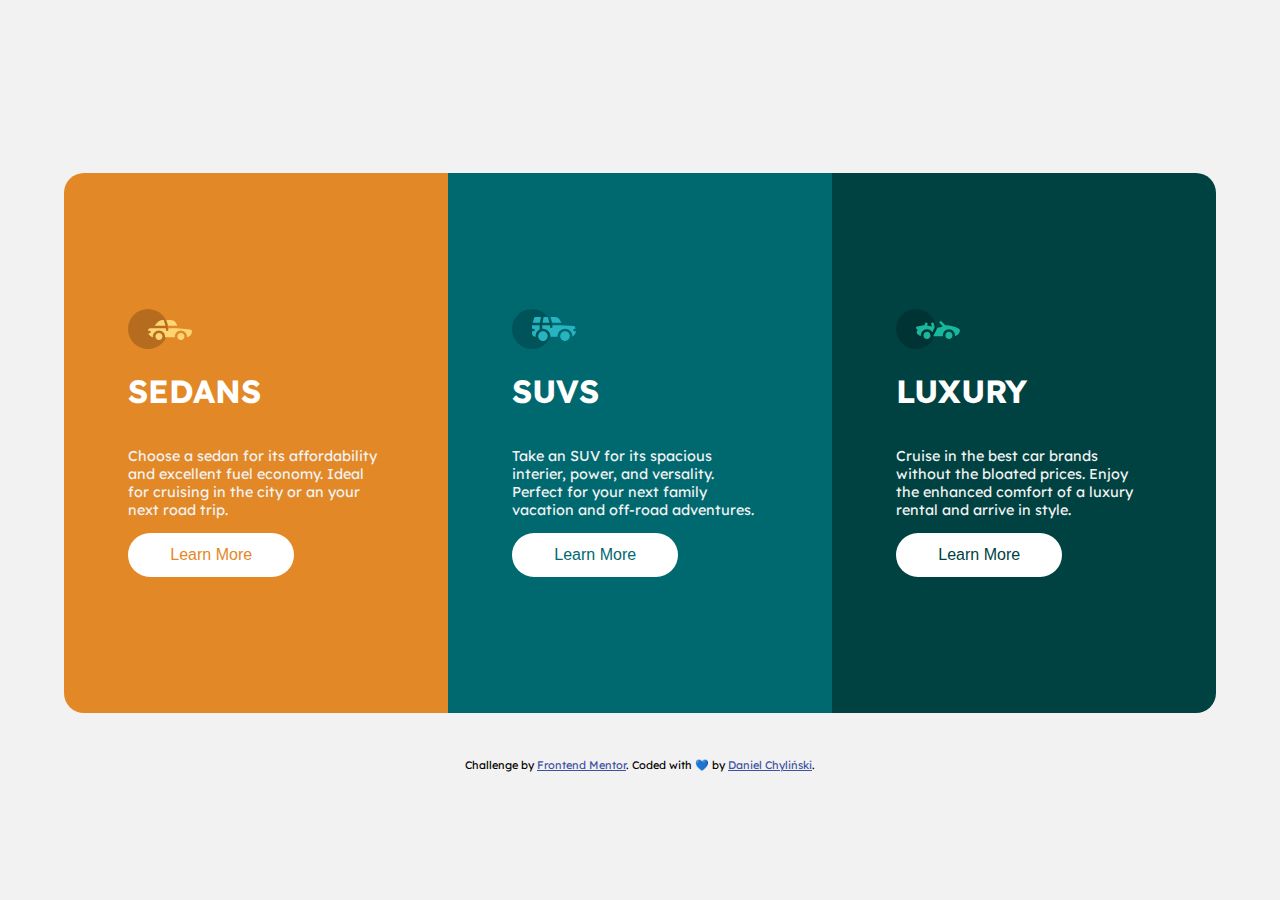
<file: 3-column-preview-card-component-main/index.html>
<!DOCTYPE html>
<html lang="en">

<head>
  <meta charset="UTF-8">
  <meta name="viewport" content="width=device-width, initial-scale=1.0">
  <!-- displays site properly based on user's device -->

  <link rel="icon" type="image/png" sizes="32x32" href="./images/favicon-32x32.png">
  <link rel="preconnect" href="https://fonts.googleapis.com">
  <link rel="preconnect" href="https://fonts.gstatic.com" crossorigin>
  <link href="https://fonts.googleapis.com/css2?family=Lexend+Deca&display=swap" rel="stylesheet">
  <link rel="stylesheet" href="style.css">

  <title>Frontend Mentor | 3-column preview card component</title>

  <!-- Feel free to remove these styles or customise in your own stylesheet 👍 -->
  <style>

  </style>
</head>

<body>

  <main>
    <section class="sedans">
      <img src="images/icon-sedans.svg" alt="Sedans Icon">
      <h1>SEDANS</h1>
      <p>Choose a sedan for its affordability and excellent fuel economy. Ideal for cruising in the city or an your next
        road trip.</p>
      <button>Learn More</button>
    </section>

    <section class="suvs">
      <img src="images/icon-suvs.svg" alt="Sedans Icon">
      <h1>SUVS</h1>
      <p>Take an SUV for its spacious interier, power, and versality. Perfect for your next family vacation and off-road
        adventures.</p>
      <button>Learn More</button>
    </section>

    <section class="luxury">
      <img src="images/icon-luxury.svg" alt="Sedans Icon">
      <h1>LUXURY</h1>
      <p>Cruise in the best car brands without the bloated prices. Enjoy the enhanced comfort of a luxury rental and
        arrive in style.</p>
      <button>Learn More</button>
    </section>
  </main>

  <div class="attribution">
    Challenge by <a href="https://www.frontendmentor.io?ref=challenge" target="_blank">Frontend Mentor</a>.
    Coded with &#128153; by <a href="https://github.com/danielosd68">Daniel Chyliński</a>.
  </div>
</body>

</html>
</file>
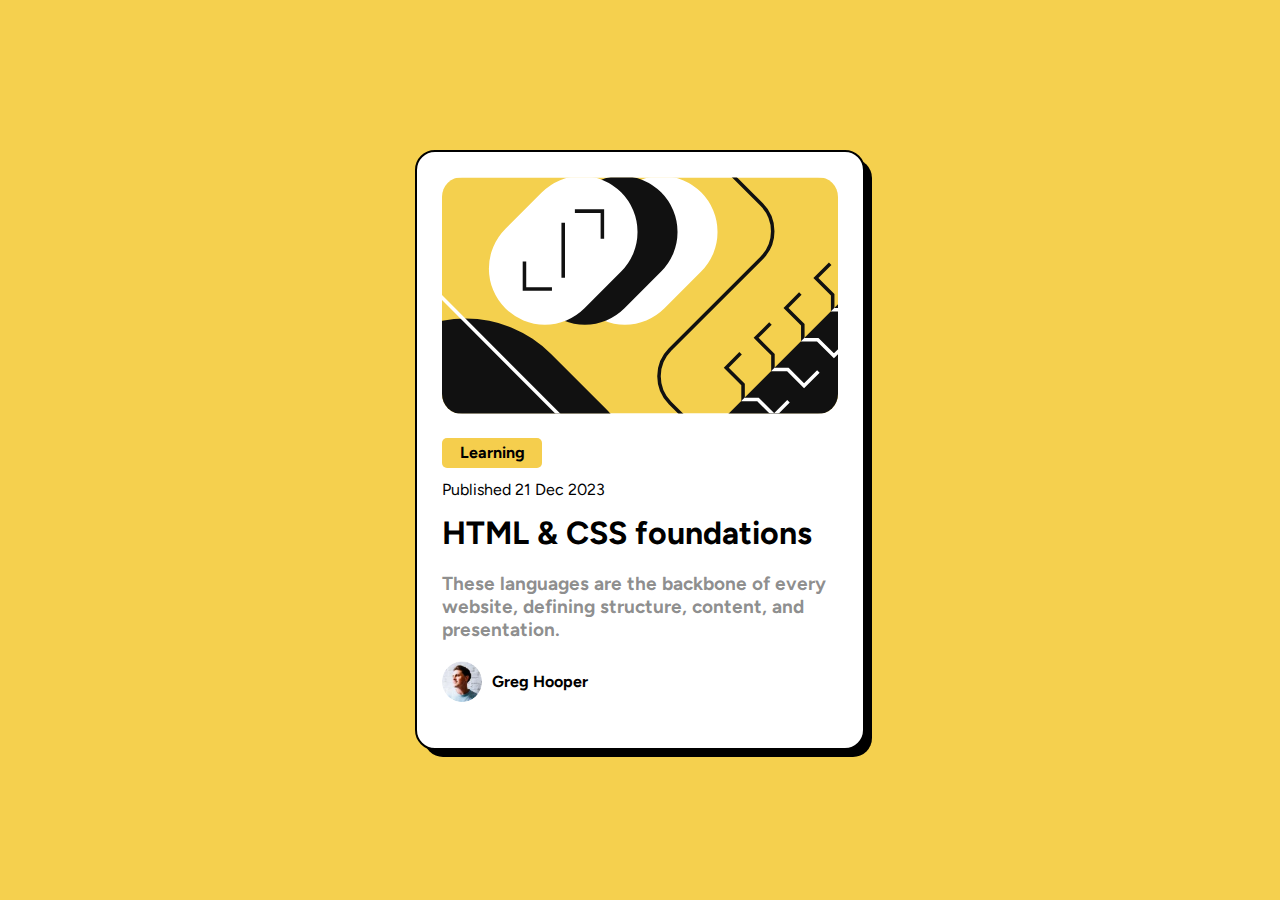
<file: blog-preview-card-main/index.html>
<!DOCTYPE html>
<html lang="en">
<head>
  <meta charset="UTF-8">
  <meta name="viewport" content="width=device-width, initial-scale=1.0"> <!-- displays site properly based on user's device -->

  <link rel="icon" type="image/png" sizes="32x32" href="./assets/images/favicon-32x32.png">
  
  <title>Frontend Mentor | Blog preview card</title>
  <link rel="stylesheet" href="style.css">
</head>
<body>

  <div class="container">
    <img src="assets/images/illustration-article.svg" alt="img">

    <div class="learning">
      Learning
    </div>
    <div class="date">
      Published 21 Dec 2023
    </div>
    <div class="title">
      HTML & CSS foundations
    </div>
    <div class="content">
      These languages are the backbone of every website, defining structure, content, and presentation.
    </div>
    <div class="footer">
      <img src="assets/images/image-avatar.webp" alt="avatar">
      Greg Hooper
    </div>






  </div>

  
<!--  <div class="attribution">-->
<!--    Challenge by <a href="https://www.frontendmentor.io?ref=challenge" target="_blank">Frontend Mentor</a>. -->
<!--    Coded by <a href="#">Your Name Here</a>.-->
  </div>
</body>
</html>
</file>
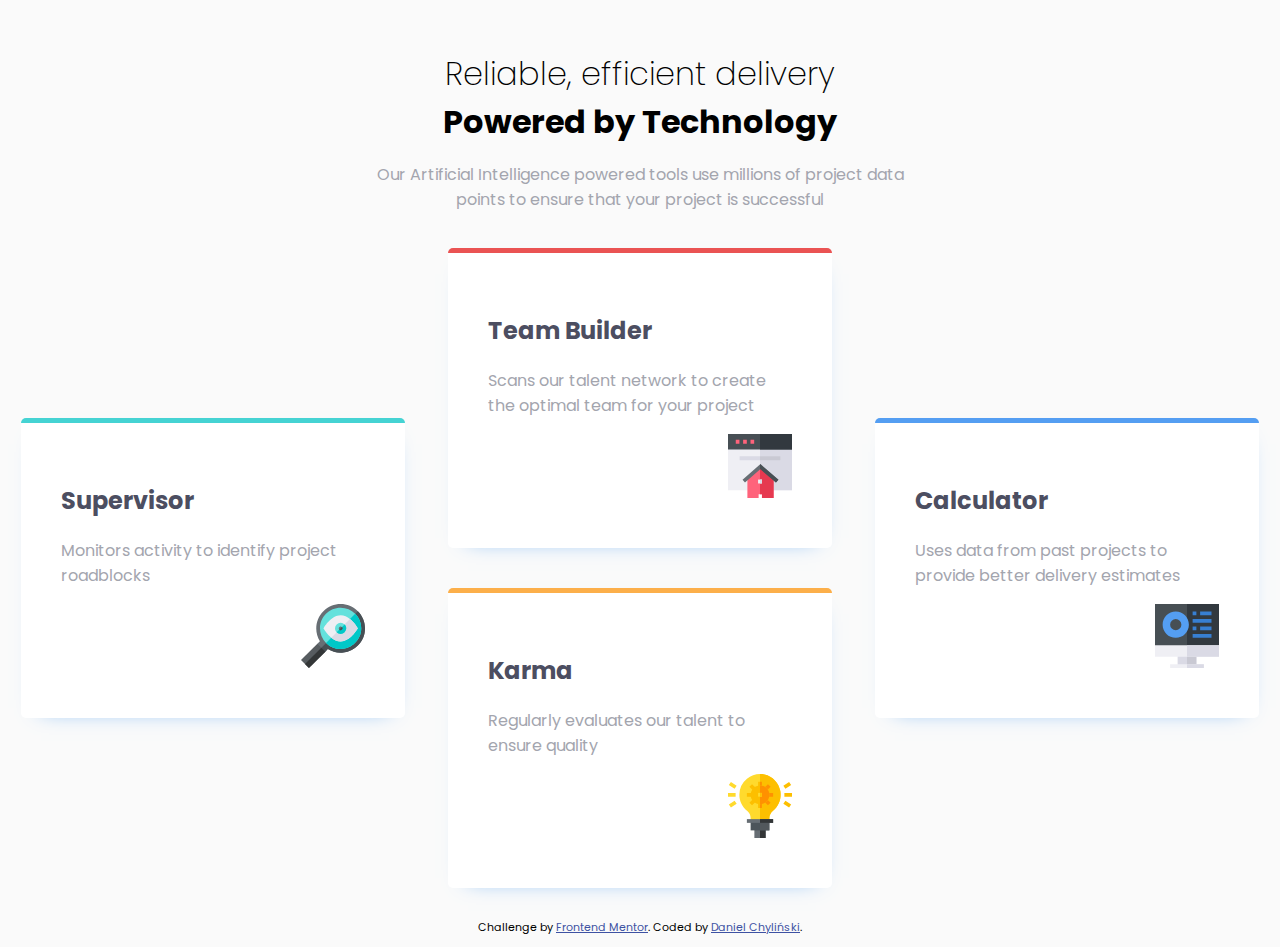
<file: four-card-feature-section-master/index.html>
<!DOCTYPE html>
<html lang="en">

<head>
  <meta charset="UTF-8">
  <meta name="viewport" content="width=device-width, initial-scale=1.0">
  <!-- displays site properly based on user's device -->

  <link rel="icon" type="image/png" sizes="32x32" href="./images/favicon-32x32.png">
  <link rel="stylesheet" href="style.css">

  <title>Frontend Mentor | Four card feature section</title>

  <!-- Feel free to remove these styles or customise in your own stylesheet 👍 -->
  <style>

  </style>
</head>

<body>

  <div class="main">
    <div class="headers">
      <h1>Reliable, efficient delivery</h1>
      <h1>Powered by Technology</h1>
      <p>Our Artificial Intelligence powered tools use millions of project data<br>points
        to ensure that your project is successful</p>
    </div>
    <div class="container">
      <div class="box left">
        <div class="content supervisor">
          <h2>Supervisor</h2>
          <p>Monitors activity to identify project roadblocks</p>
          <img src="images/icon-supervisor.svg" alt="Supervisor">
        </div>
      </div>
      <div class="box center">
        <div class="content team-builder">
          <h2>Team Builder</h2>
          <p> Scans our talent network to create the optimal team for your project</p>
          <img src="images/icon-team-builder.svg" alt="Team builder">
        </div>
        <div class="content karma">
          <h2>Karma</h2>
          <p>Regularly evaluates our talent to ensure quality</p>
          <img src="images/icon-karma.svg" alt="Karma">
        </div>
      </div>
      <div class="box right">
        <div class="content calculator">
          <h2>Calculator</h2>
          <p>Uses data from past projects to provide better delivery estimates</p>
          <img src="images/icon-calculator.svg" alt="Calculator">
        </div>
      </div>
    </div>
  </div>

  <footer>
    <p class="attribution">
      Challenge by <a href="https://www.frontendmentor.io?ref=challenge" target="_blank">Frontend Mentor</a>.
      Coded by <a href="https://github.com/danielosd68">Daniel Chyliński</a>.
    </p>
  </footer>
</body>

</html>
</file>
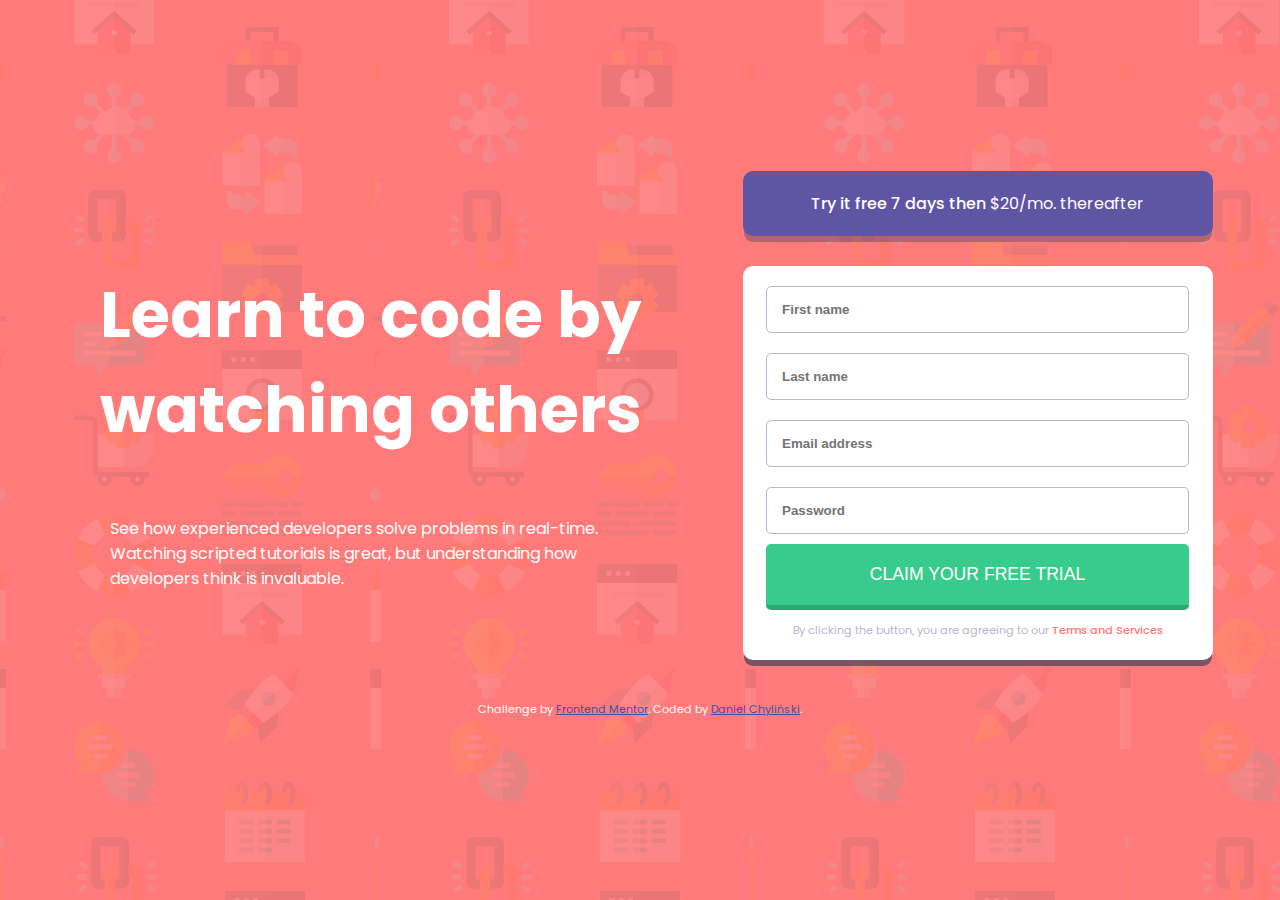
<file: intro-component-with-signup-form-master/index.html>
<!DOCTYPE html>
<html lang="en">

<head>
  <meta charset="UTF-8">
  <meta name="viewport" content="width=device-width, initial-scale=1.0">
  <!-- displays site properly based on user's device -->

  <link rel="icon" type="image/png" sizes="32x32" href="./images/favicon-32x32.png">
  <link rel="stylesheet" href="style.css">

  <title>Frontend Mentor | Intro component with sign up form</title>

  <!-- Feel free to remove these styles or customise in your own stylesheet 👍 -->
  <style>
    .attribution {
      font-size: 11px;
      text-align: center;
    }

    .attribution a {
      color: hsl(228, 45%, 44%);
    }
  </style>
</head>

<body>

  <main>
    <div class="left">
      <div class="header">
        <h1>Learn to code by<br>watching others</h1>
      </div>

      <div class="description">
        <p>
          See how experienced developers solve problems in real-time. Watching scripted tutorials is great,
          but understanding how developers think is invaluable.
        </p>
      </div>
    </div>
    <div class="right">
      <div class="blue-box">

        <span>Try it free 7 days then</span>
        <span>$20/mo. thereafter</span>
      </div>

      <div class="form">
        <form action="#">
          <input id="name" type="text" name="name" placeholder="First name">
          <p class="error-info name">First name cannot be empty!</p>
          <input id="surname" type="text" name="surname" placeholder="Last name">
          <p class="error-info surname">Last name cannot be empty!</p>
          <input id="email" type="email" name="email" placeholder="Email address">
          <p class="error-info email">Look like this is a not an email!</p>
          <input id="password" type="password" name="pass" placeholder="Password">
          <p class="error-info password">Password cannot be empty!</p>
          <button class="btn">CLAIM YOUR FREE TRIAL</button>
          <p> By clicking the button, you are agreeing to our <span><a href="#">Terms and Services</a></span></p>
        </form>
      </div>
    </div>





  </main>

  <footer>
    <p class="attribution">
      Challenge by <a href="https://www.frontendmentor.io?ref=challenge" target="_blank">Frontend Mentor</a>.
      Coded by <a href="https://github.com/danielosd68">Daniel Chyliński</a>.
    </p>
  </footer>
  <script>

    //Animation
    const btn = document.querySelector('.btn');



    btn.addEventListener('click', (e) => {

      btn.style.transform = 'translateY(5px)';
      btn.style.borderBottom = "0px";
      btn.style.transition = "all 0.3s ease-in-out";

      setTimeout(() => {
        btn.removeAttribute('style');
      }, 500);

      e.preventDefault();

      const data = {
        name: document.querySelector('#name').value,
        surname: document.querySelector('#surname').value,
        email: document.querySelector('#email').value,
        password: document.querySelector('#password').value,
      }

      //validate

      const { name, surname, email, password } = data;
      const nameInput = document.querySelector('#name');
      const surnameInput = document.querySelector('#surname');
      const emailInput = document.querySelector('#email');
      const passwordInput = document.querySelector('#password');

      const setError = (input, className) => {
        input.style.border = "1px solid hsl(0, 100%, 74%)";
        input.style.color = "hsl(0,100%, 74%";
        input.classList.add('error-img');
        document.querySelector(`.error-info.${className}`).classList.add('show');
      }

      const removeError = (input, className) => {
        input.removeAttribute('style');
        input.classList.remove('error-img')
        document.querySelector(`.error-info.${className}`).classList.remove('show');
      }

      let error = false;
      const emailRegex = /^[a-z\d]+[\w\d.-]*@(?:[a-z\d]+[a-z\d-]+\.){1,5}[a-z]{2,6}$/i;

      if (name.length < 1) {
        error = true;
        setError(nameInput, "name");

      }

      else {
        error = false;
        removeError(nameInput, "name");

      }

      if (surname.length < 1) {
        error = true;
        setError(surnameInput, "surname");
      }

      else {
        error = false;
        removeError(surnameInput, "surname");
      }

      if (email.length < 1 || emailRegex.test(email) === false) {
        error = true;
        setError(emailInput, "email");
        emailInput.setAttribute('placeholder', 'email@example/com')
      }
      else {
        error = false;
        removeError(emailInput, "email");
      }

      if (password.length < 1) {
        error = true;
        setError(passwordInput, "password");
      }

      else {
        error = false;
        removeError(passwordInput, "password");
      }


      if (error == false) {
        console.warn('Wysyłanie danych');
      }




    });


  </script>
</body>

</html>
</file>
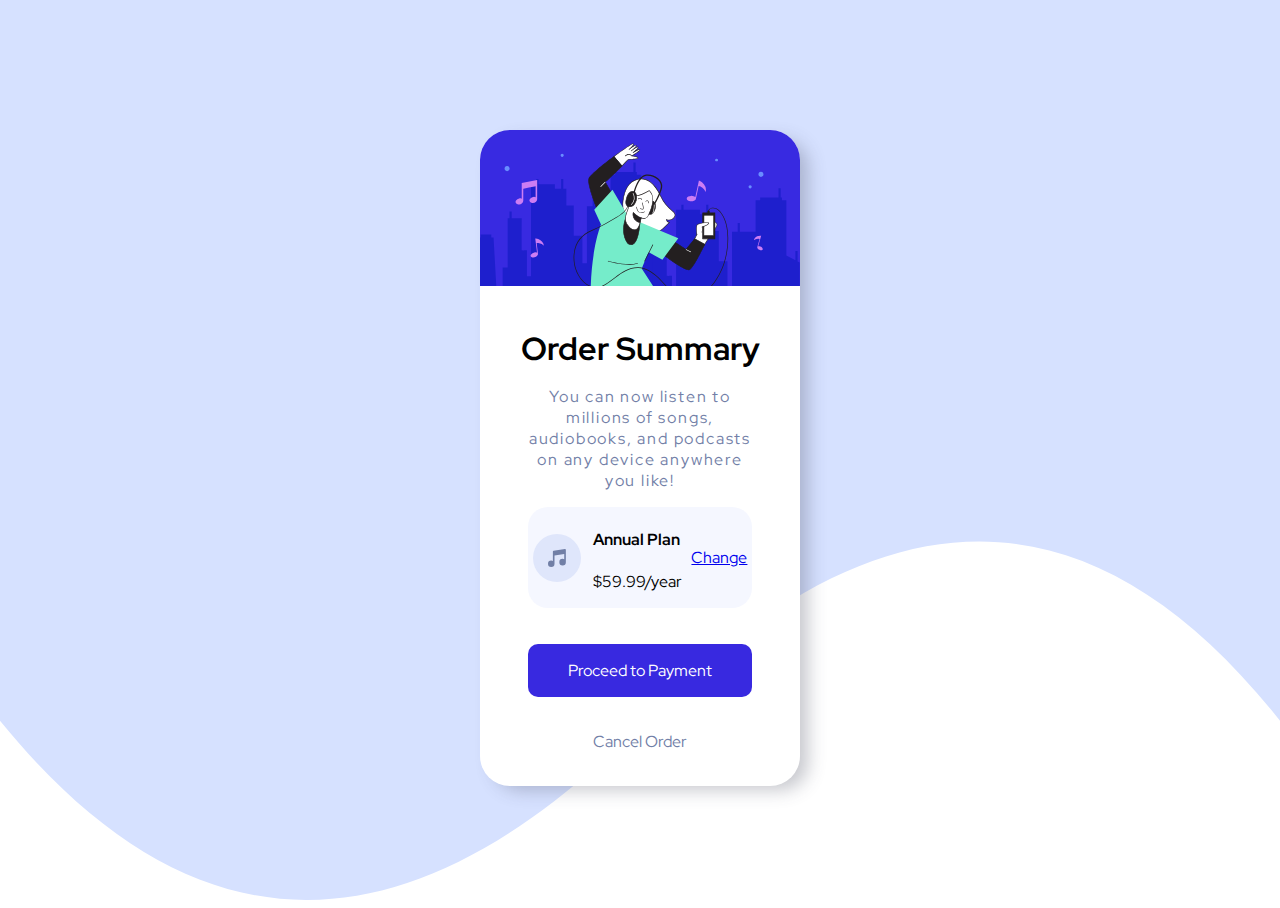
<file: order-summary-component-main/index.html>
<!DOCTYPE html>
<html lang="en">

<head>
  <meta charset="UTF-8">
  <meta name="viewport" content="width=device-width, initial-scale=1.0">
  <!-- displays site properly based on user's device -->

  <link rel="icon" type="image/png" sizes="32x32" href="./images/favicon-32x32.png">

  <title>Frontend Mentor | Order summary card</title>

  <!-- Feel free to remove these styles or customise in your own stylesheet 👍 -->

  <link rel="stylesheet" href="style.css">
  <link rel="preconnect" href="https://fonts.googleapis.com">
  <link rel="preconnect" href="https://fonts.gstatic.com" crossorigin>
  <link href="https://fonts.googleapis.com/css2?family=Red+Hat+Display&display=swap" rel="stylesheet">

</head>

<body>

  <div id="content">
    <div id="image">
      <img src="images/illustration-hero.svg" alt="Illustration">
    </div>
    <div id="section">
      <div id="title">
        <h1>Order Summary</h1>
      </div>
      <div id="info">
        <p>You can now listen to millions of songs, audiobooks, and podcasts on any device anywhere you like!</p>
      </div>
      <div id="plan">
        <div id="main">
          <div id="music-icon">
            <img src="images/icon-music.svg" alt="Music icon">
          </div>

          <div id="main-plan">
            <h4>Annual Plan</h4>
            <p>$59.99/year</p>
          </div>
        </div>
        <div id="change-button">
          <a href="#">
            <p>Change</p>
          </a>
        </div>
      </div>
      <div class="buttons">
        <div id="blue-button">
          <p>Proceed to Payment</p>
        </div>
        <div id="cancel-button">
          <p>Cancel Order</p>
        </div>
      </div>

    </div>
  </div>

  <!--<div class="attribution">
    Challenge by <a href="https://www.frontendmentor.io?ref=challenge" target="_blank">Frontend Mentor</a>. 
    Coded by <a href="#">Your Name Here</a>.
  </div>-->

</body>

</html>
</file>
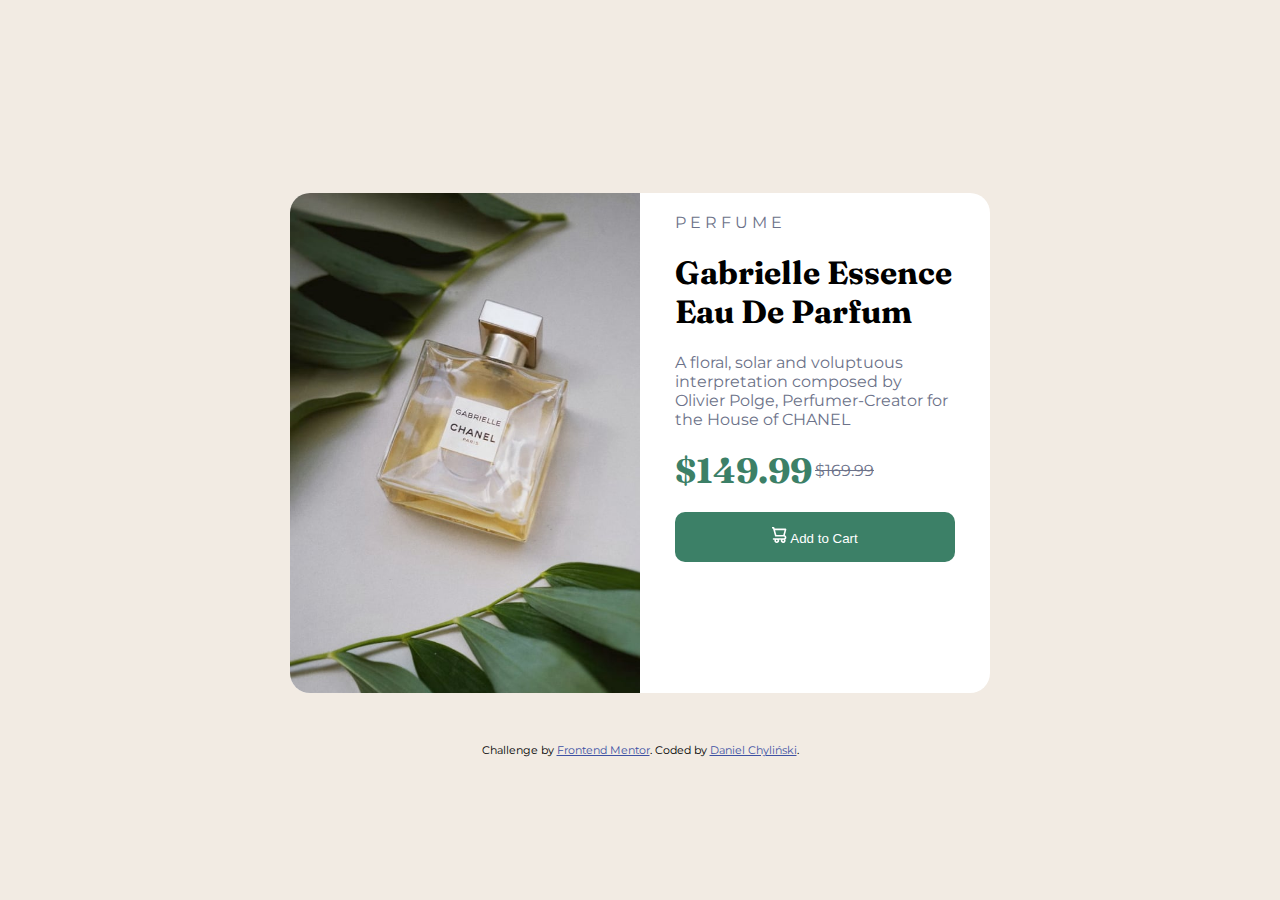
<file: product-preview-card-component-main/index.html>
<!DOCTYPE html>
<html lang="en">

<head>
  <meta charset="UTF-8">
  <meta name="viewport" content="width=device-width, initial-scale=1.0">
  <link href="https://cdn.jsdelivr.net/npm/bootstrap@5.2.0-beta1/dist/css/bootstrap.min.css" rel="stylesheet"
    integrity="sha384-0evHe/X+R7YkIZDRvuzKMRqM+OrBnVFBL6DOitfPri4tjfHxaWutUpFmBp4vmVor" crossorigin="anonymous">
  <link rel="stylesheet" href="style.css">
  <link rel="icon" type="image/png" sizes="32x32" href="./images/favicon-32x32.png">

  <title>Frontend Mentor | Product preview card component</title>


  <style>
    .attribution {
      font-size: 11px;
      text-align: center;
    }

    .attribution a {
      color: hsl(228, 45%, 44%);
    }
  </style>
</head>

<body>


  <div class="content">
    <div class="section first">
      <br>
      <!--<img src="images/image-product-desktop.jpg" alt="">-->
    </div>
    <div class="section second">
      <div class="header-sm element">
        PERFUME
      </div>
      <div class="title element">
        <h1>Gabrielle Essence Eau De Parfum</h1>
      </div>
      <div class="description element">
        A floral, solar and voluptuous interpretation composed by Olivier Polge, Perfumer-Creator for the House of
        CHANEL
      </div>
      <div class="price element">
        <div class="price currently">
          $149.99
        </div>
        <div class="price before">
          $169.99
        </div>
      </div>
      <div class="button element">
        <button>
          <img src="images/icon-cart.svg">
          Add to Cart
        </button>
      </div>
    </div>
  </div>

  <div class="attribution">
    Challenge by <a href="https://www.frontendmentor.io?ref=challenge" target="_blank">Frontend Mentor</a>.
    Coded by <a href="https://github.com/danielosd68">Daniel Chyliński</a>.
  </div>
  <!-- JavaScript Bundle with Popper -->
  <script src="https://cdn.jsdelivr.net/npm/bootstrap@5.2.0-beta1/dist/js/bootstrap.bundle.min.js"
    integrity="sha384-pprn3073KE6tl6bjs2QrFaJGz5/SUsLqktiwsUTF55Jfv3qYSDhgCecCxMW52nD2"
    crossorigin="anonymous"></script>

</body>

</html>
</file>
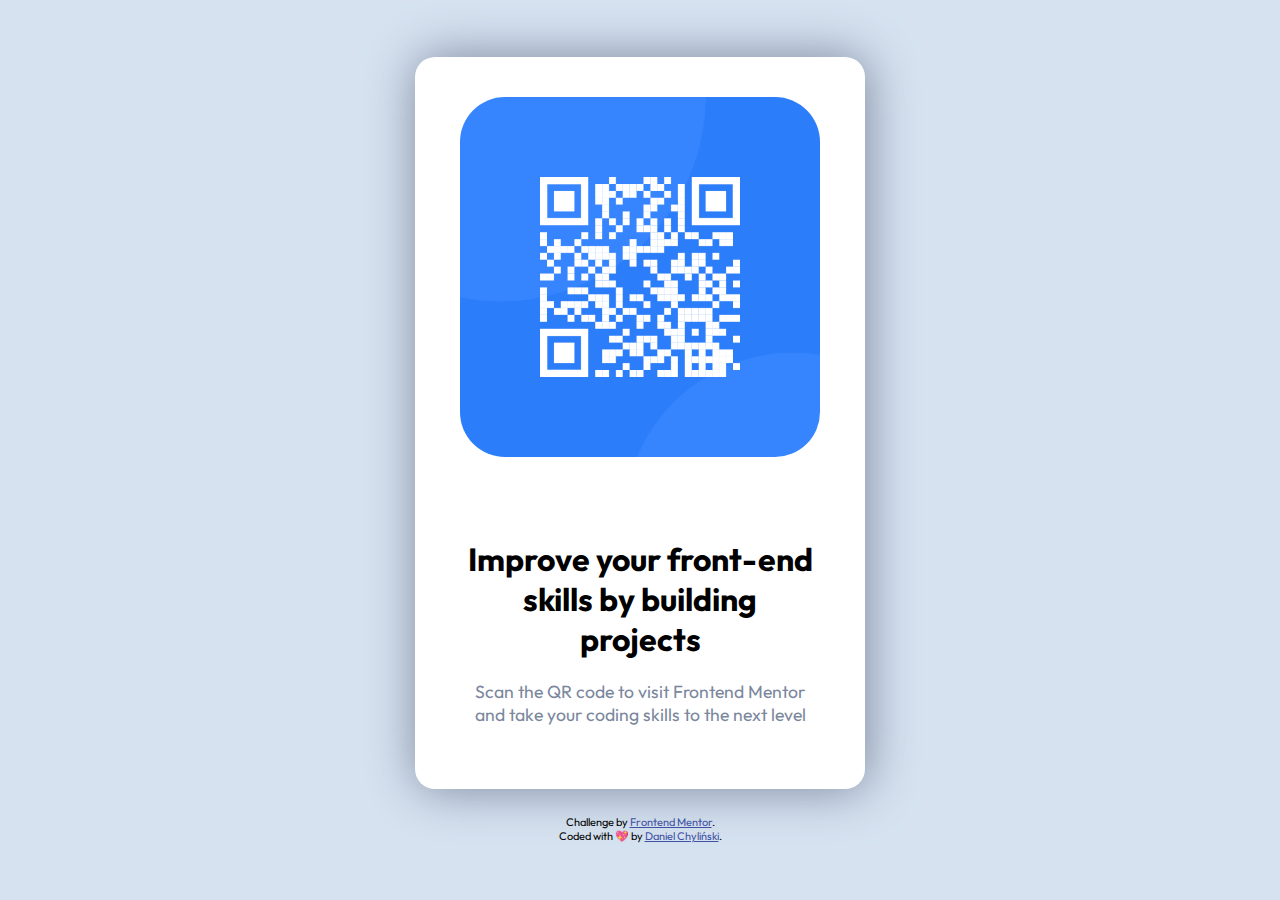
<file: QR-code-component-challenge-hub-main/index.html>
<!DOCTYPE html>
<html lang="en">

<head>
  <meta charset="UTF-8">
  <meta name="viewport" content="width=device-width, initial-scale=1.0">
  <link rel="preconnect" href="https://fonts.googleapis.com">
  <link rel="preconnect" href="https://fonts.gstatic.com" crossorigin>
  <link href="https://fonts.googleapis.com/css2?family=Outfit:wght@300&display=swap" rel="stylesheet">
  <!-- displays site properly based on user's device -->

  <link rel="icon" type="image/png" sizes="32x32" href="./images/favicon-32x32.png">


  <title>Frontend Mentor | QR code component</title>

  <!-- Feel free to remove these styles or customise in your own stylesheet 👍 -->
  <link rel="stylesheet" href="main.css">
</head>

<body>

  <div class="container">

    <div class="content">
      <div class="image">
        <img src="images/image-qr-code.png" alt="qr-code">
      </div>
      <div class="text">
        <h1>Improve your front-end skills by building projects</h1>
        <p>Scan the QR code to visit Frontend Mentor and take your coding skills to the next level</p>
      </div>
    </div>

    <div class="attribution">
      Challenge by <a href="https://www.frontendmentor.io?ref=challenge" target="_blank">Frontend
        Mentor</a>.<br>
      Coded with &#128150; by <a href="#">Daniel Chyliński</a>.
    </div>
  </div>


</body>

</html>
</file>
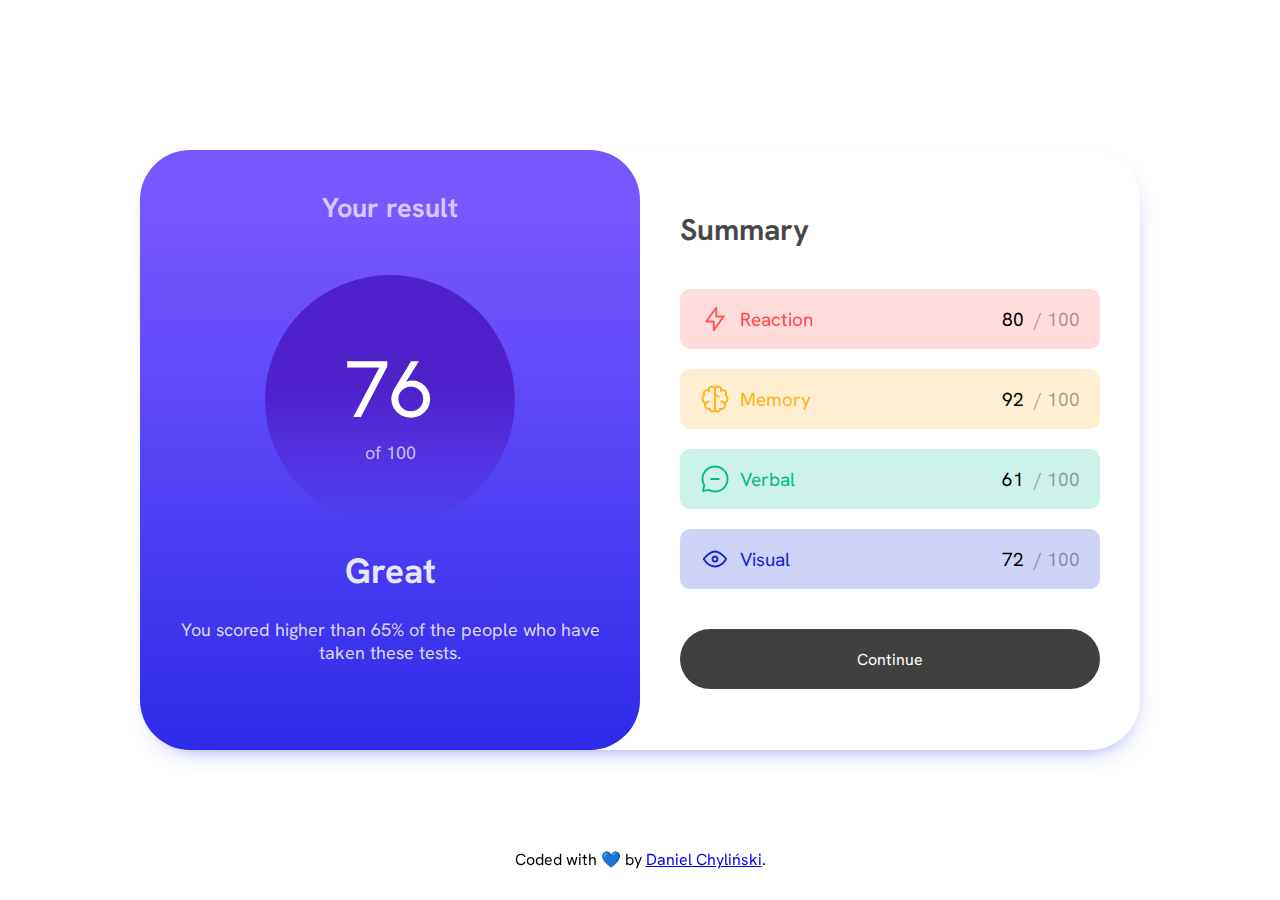
<file: results-summary-component-main/index.html>
<!DOCTYPE html>
<html lang="en">
<head>
  <meta charset="UTF-8">
  <meta name="viewport" content="width=device-width, initial-scale=1.0"> <!-- displays site properly based on user's device -->

  <link rel="icon" type="image/png" sizes="32x32" href="./assets/images/favicon-32x32.png">
  
  <title>Frontend Mentor | Results summary component</title>
  <link rel="stylesheet" href="style.css">
  
</head>
<body>

  <div class="content">
    <div class="section result">
      <h2>Your result</h2>
      <div class="circle">
        <p>76</p>
        <p style="color: rgba(255,255,255,0.7)">of 100</p>
      </div>
      <h1>Great</h1>
      <p>You scored higher than 65% of the people who have taken these tests.</p>
    </div>
    <div class="section summary">
      <h2>Summary</h2>
      <div class="parts" style="background: hsla(0,100%,67%,0.2)">
        <div class="label" style="color: rgba(255,0,0,0.71);">
          <img src="assets/images/icon-reaction.svg" alt="Reaction">
          Reaction
        </div>
        <div class="score">
          80<span style="color: rgba(0,0,0,0.36)">&nbsp; / 100</span>
        </div>
      </div>
      <div class="parts" style="background: hsla(39,100%,56%,0.2)">
        <div class="label" style="color: #FFB21E">
          <img src="assets/images/icon-memory.svg" alt="Memory">
          Memory
        </div>
        <div class="score">
          92<span style="color: rgba(0,0,0,0.36)">&nbsp; / 100</span>
        </div>
      </div>
      <div class="parts" style="background: hsla(166,100%,37%,0.2)">
        <div class="label" style="color: #00BB8F">
          <img src="assets/images/icon-verbal.svg" alt="Verbal">
          Verbal
        </div>
        <div class="score">
          61<span style="color: rgba(0,0,0,0.36)">&nbsp; / 100</span>
        </div>
      </div>
      <div class="parts" style="background: hsla(234,85%,45%,0.2)">
        <div class="label" style="color: #1125D6">
          <img src="assets/images/icon-visual.svg" alt="Visual">
          Visual
        </div>
        <div class="score">
          72<span style="color: rgba(0,0,0,0.36)">&nbsp; / 100</span>
        </div>
      </div>
      <div class="continue-button">
        Continue
      </div>
    </div>
  </div>

  
  <div class="attribution">
<!--    Challenge by <a href="https://www.frontendmentor.io?ref=challenge" target="_blank">Frontend Mentor</a>.-->
    Coded with 💙 by <a href="https://github.com/danielosd68">Daniel Chyliński</a>.
  </div>
</body>
</html>
</file>
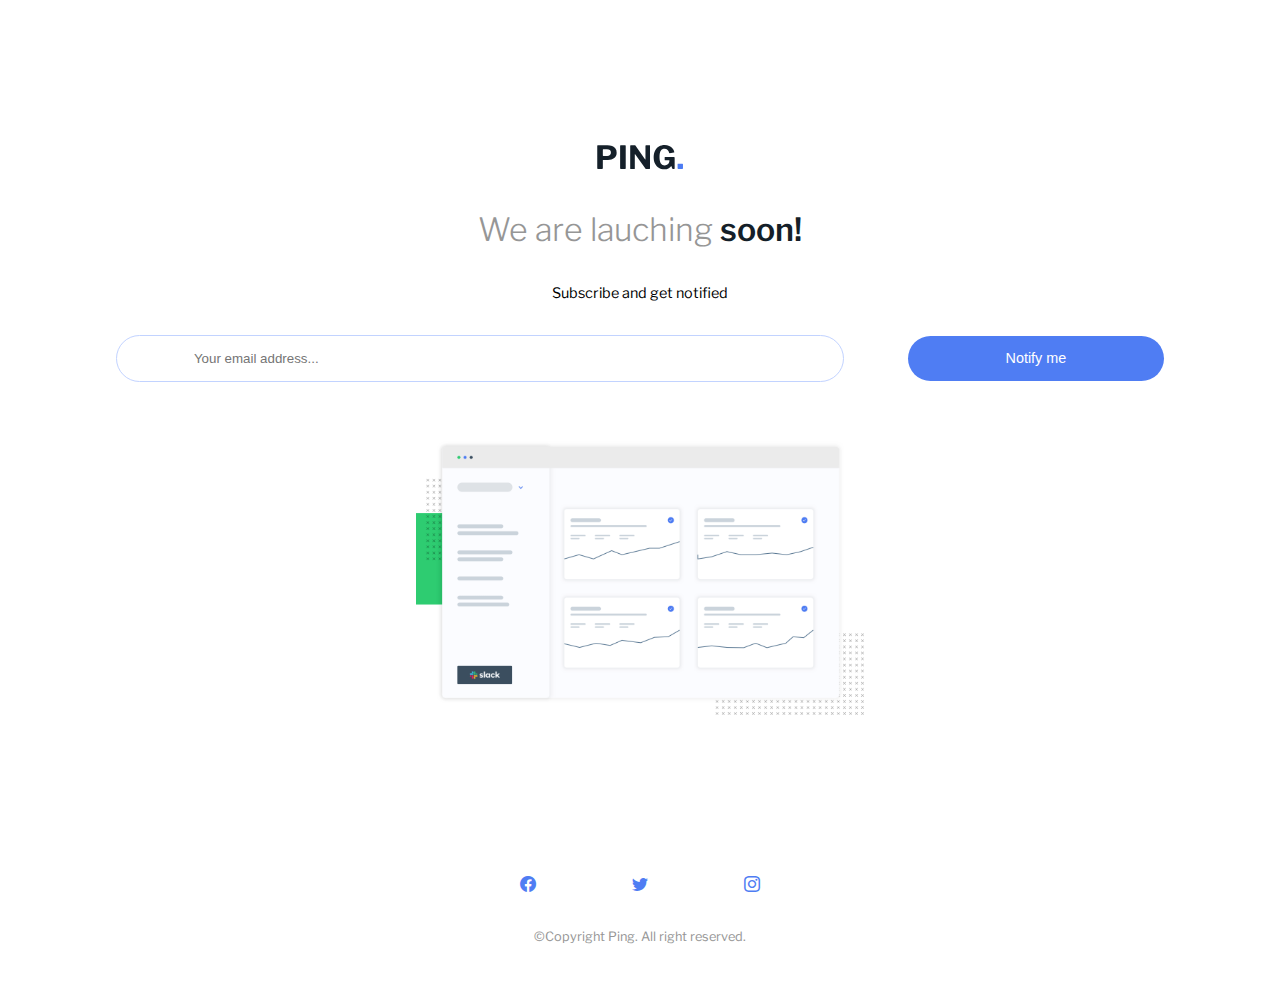
<file: ping-coming-soon-page-master/dist/index.html>
<!DOCTYPE html>
<html lang="pl">

<head>
    <meta charset="UTF-8">
    <meta http-equiv="X-UA-Compatible" content="IE=edge">
    <meta name="viewport" content="width=device-width, initial-scale=1.0">
    <title>Ping Coming Soon Page Master | Front end Mentor</title>
</head>

<body>

    <header>
        <div class="logo">
            <img src="images/logo.svg" alt="">
            <h1>We are lauching <b>soon!</b></h1>
        </div>
    </header>
    <main>
        <p>Subscribe and get notified</p>
        <div class="form">
            <form>
                <input type="email" name="" id="email" placeholder="Your email address...">
                <input type="button" value="Notify me" id="btn">

            </form>
            <p class="error"></p>
        </div>

        <div class="image">
            <img src="images/illustration-dashboard.png" alt="">
        </div>
    </main>
    <footer>
        <div class="social-media">
            <div class="item fb"><i class="bi bi-facebook"></i></div>
            <div class="item tw"><i class="bi bi-twitter"></i></div>
            <div class="item ig"><i class="bi bi-instagram"></i></div>
        </div>

        <p>&copy;Copyright Ping. All right reserved.</p>
    </footer>
    <script src="js/app.js"></script>
</body>

</html>
</file>
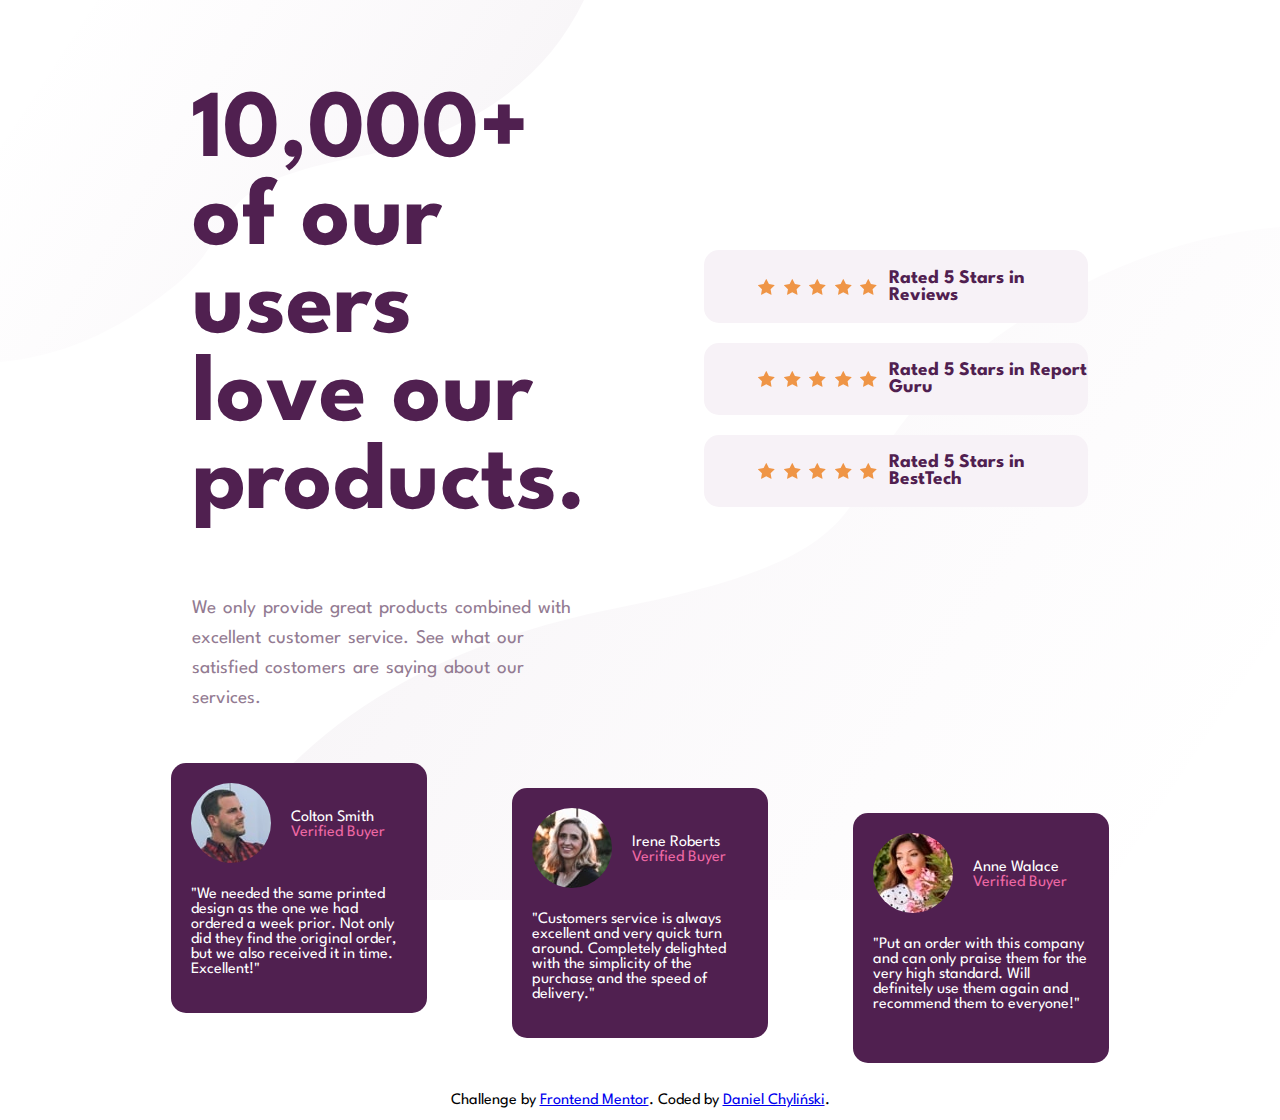
<file: social-proof-section-master/social-proof-section-master/index.html>
<!DOCTYPE html>
<html lang="en">

<head>
  <meta charset="UTF-8" />
  <meta name="viewport" content="width=device-width, initial-scale=1.0" />
  <!-- displays site properly based on user's device -->
  <link rel="stylesheet" href="main.css">
  <link rel="icon" type="image/png" sizes="32x32" href="./images/favicon-32x32.png" />
  <link rel="preconnect" href="https://fonts.googleapis.com">
  <link rel="preconnect" href="https://fonts.gstatic.com" crossorigin>
  <link href="https://fonts.googleapis.com/css2?family=League+Spartan:wght@400;500;700&display=swap" rel="stylesheet">

  <title>Frontend Mentor | Social proof section</title>
</head>

<body>
  <noscript>
    You need to enable JavaScript for this page to work
  </noscript>
  <main>
    <section class="element top">
      <div class="left">
        <div class="title">
          <h1>10,000+ of our users love our products.</h1>
        </div>
        <div class="description">
          <p>We only provide great products combined with excellent customer service. See what our satisfied costomers
            are saying about our services.</p>
        </div>
      </div>
      <div class="right">

        <div class="rate-container top">
          <div class="rate-content">
            <div class="stars">
              <img src="images/icon-star.svg" alt=""><img src="images/icon-star.svg" alt=""><img
                src="images/icon-star.svg" alt=""><img src="images/icon-star.svg" alt=""><img src="images/icon-star.svg"
                alt="">
            </div>
            <div class="opinion">
              <p>Rated 5 Stars in Reviews</p>
            </div>
          </div>
        </div>
        <div class="rate-container center">
          <div class="rate-content">
            <div class="stars">
              <img src="images/icon-star.svg" alt=""><img src="images/icon-star.svg" alt=""><img
                src="images/icon-star.svg" alt=""><img src="images/icon-star.svg" alt=""><img src="images/icon-star.svg"
                alt="">
            </div>
            <div class="opinion">
              <p>Rated 5 Stars in Report Guru</p>
            </div>
          </div>
        </div>
        <div class="rate-container bottom">
          <div class="rate-content">
            <div class="stars">
              <img src="images/icon-star.svg" alt=""><img src="images/icon-star.svg" alt=""><img
                src="images/icon-star.svg" alt=""><img src="images/icon-star.svg" alt=""><img src="images/icon-star.svg"
                alt="">
            </div>
            <div class="opinion">
              <p>Rated 5 Stars in BestTech</p>
            </div>
          </div>
        </div>
      </div>
    </section>
    <section class="element bottom">
      <div class="opinion-container left">
        <div class="opinion-content">
          <div class="opinion-content-top">
            <div class="opinion-content-top-image">
              <img src="images/image-colton.jpg" alt="Colton Smith">
            </div>
            <div class="opinion-content-top-name">
              <div class="top">
                Colton Smith
              </div>
              <div class="bottom">
                Verified Buyer
              </div>
            </div>
          </div>
          <div class="opinion-content-bottom">
            "We needed the same printed design as the one we had ordered a week prior. Not only did they find the
            original order, but we also received it in time. Excellent!"
          </div>
        </div>
      </div>
      <div class="opinion-container center">
        <div class="opinion-content">
          <div class="opinion-content-top">
            <div class="opinion-content-top-image">
              <img src="images/image-irene.jpg" alt="Irene Roberts">
            </div>
            <div class="opinion-content-top-name">
              <div class="top">
                Irene Roberts
              </div>
              <div class="bottom">
                Verified Buyer
              </div>
            </div>
          </div>
          <div class="opinion-content-bottom">
            "Customers service is always excellent and very quick turn around. Completely delighted with the simplicity
            of the purchase and the speed of delivery."
          </div>
        </div>
      </div>
      <div class="opinion-container right">
        <div class="opinion-content">
          <div class="opinion-content-top">
            <div class="opinion-content-top-image">
              <img src="images/image-anne.jpg" alt="Anne Wallace">
            </div>
            <div class="opinion-content-top-name">
              <div class="top">
                Anne Walace
              </div>
              <div class="bottom">
                Verified Buyer
              </div>
            </div>
          </div>
          <div class="opinion-content-bottom">
            "Put an order with this company and can only praise them for the very high standard. Will definitely use
            them again and recommend them to everyone!"
          </div>
        </div>
      </div>
    </section>
  </main>
  <footer>
    <div class="attribution">
      Challenge by
      <a href="https://www.frontendmentor.io?ref=challenge" target="_blank">Frontend Mentor</a>. Coded by <a
        href="#">Daniel Chyliński</a>.
    </div>
  </footer>
  <script>
    const rates = document.querySelectorAll('.rate-content');
    const title = document.querySelector('.title');
    const opinions = document.querySelectorAll('.opinion-container');


    title.style.opacity = '1';
    title.style.transition = 'all 1.5s ease-in-out';



    // Loop for rates
    for (let i = 0; i < rates.length; i++) {

      setTimeout(() => {
        rates[i].style.transform = 'translateX(0px)';
        rates[i].style.transition = 'all 0.5s ease-in-out';
      }, (i + 3) * 100)


    }

    //Lop for opinions
    for (let i = 0; i < opinions.length; i++) {
      setTimeout(() => {
        opinions[i].style.transform = 'translateX(0px)';
        opinions[i].style.transition = 'all 0.5s ease-in-out';
      }, (i + 4) * 100);
    }










  </script>

</body>

</html>
</file>
<file: 3-column-preview-card-component-main/style.css>
.attribution {
  font-size: 11px;
  text-align: center;
}

.attribution a {
  color: #3e52a3;
}

html,
body {
  font-family: 'Lexend Deca', sans-serif;
  display: flex;
  justify-content: center;
  align-items: center;
  flex-direction: column;
  min-height: 100%;
  background-color: #f2f2f2;
}

html main,
body main {
  width: 90vw;
  border-radius: 20px;
  color: white;
  margin-top: 5vh;
  margin-bottom: 5vh;
}

@media only screen and (min-width: 750px) {
  html main,
  body main {
    width: 75vw;
  }
}

@media only screen and (min-width: 980px) {
  html main,
  body main {
    width: 55vw;
  }
}

@media only screen and (min-width: 1280px) {
  html main,
  body main {
    width: 90vw;
    display: flex;
    justify-content: center;
    align-items: center;
  }
}

html main section,
body main section {
  padding-left: 15vw;
  padding-right: 15vw;
  padding-top: 5vh;
  padding-bottom: 5vh;
}

@media only screen and (min-width: 980px) {
  html main section,
  body main section {
    padding-left: 10vw;
    padding-right: 10vw;
  }
}

@media only screen and (min-width: 1280px) {
  html main section,
  body main section {
    width: 20vw;
    padding-left: 5vw;
    padding-right: 5vw;
    height: 50vh;
    display: flex;
    justify-content: center;
    align-items: stretch;
    flex-direction: column;
  }
  html main section img,
  body main section img {
    width: 5vw;
  }
}

@media only screen and (min-width: 1440px) {
  html main section,
  body main section {
    height: 45vh;
  }
}

@media only screen and (min-width: 1920px) {
  html main section,
  body main section {
    height: 55vh;
    width: 15vw;
  }
}

html main section p,
body main section p {
  color: #f2f2f2;
  font-size: 0.9em;
}

html main section button,
body main section button {
  width: 40vw;
  padding: 3vw 3vh 3vw 3vh;
  border-radius: 25px;
  border: none;
  background-color: white;
  font-size: 1em;
  cursor: pointer;
}

@media only screen and (min-width: 750px) {
  html main section button,
  body main section button {
    width: 25vw;
    padding: 3vw 1vh 3vw 1vh;
  }
}

@media only screen and (min-width: 980px) {
  html main section button,
  body main section button {
    width: 20vw;
    padding: 5%;
  }
}

@media only screen and (min-width: 1280px) {
  html main section button,
  body main section button {
    width: 13vw;
    padding: 5%;
  }
}

@media only screen and (min-width: 1920px) {
  html main section button,
  body main section button {
    width: 10vw;
  }
}

html main .sedans,
body main .sedans {
  background-color: #e38826;
  border-top-left-radius: 20px;
  border-top-right-radius: 20px;
}

@media only screen and (min-width: 1280px) {
  html main .sedans,
  body main .sedans {
    border-top-right-radius: 0;
    border-bottom-left-radius: 20px;
  }
}

html main .sedans button:hover,
body main .sedans button:hover {
  border: 1.5px solid white;
  background-color: #e38826;
  color: white;
}

html main .sedans button,
body main .sedans button {
  color: #e38826;
  transition: all 0.2s ease-in-out;
}

html main .suvs,
body main .suvs {
  background-color: #006970;
}

html main .suvs button:hover,
body main .suvs button:hover {
  border: 1.5px solid white;
  background-color: #006970;
  color: white;
}

html main .suvs button,
body main .suvs button {
  color: #006970;
  transition: all 0.2s ease-in-out;
}

html main .luxury,
body main .luxury {
  background-color: #004241;
  border-bottom-left-radius: 20px;
  border-bottom-right-radius: 20px;
}

@media only screen and (min-width: 1280px) {
  html main .luxury,
  body main .luxury {
    border-bottom-left-radius: 0;
    border-top-right-radius: 20px;
  }
}

html main .luxury button:hover,
body main .luxury button:hover {
  border: 1.5px solid white;
  background-color: #004241;
  color: white;
}

html main .luxury button,
body main .luxury button {
  color: #004241;
  transition: all 0.2s ease-in-out;
}
</file>
<file: blog-preview-card-main/style.css>
@font-face {
    src: url("assets/fonts/Figtree-VariableFont_wght.ttf");
    font-family: Figtree;
}


body{
    background: #F5D04E;
    height: 100vh;
    margin: 0;
    display: flex;
    justify-content: center;
    align-items: center;
    font-family: Figtree, serif;
}

.container{
    width: 450px;
    height: 600px;
    background: white;
    border: 2px solid black;
    padding: 25px;
    box-sizing: border-box;
    border-radius: 20px;
    box-shadow: 8px 8px 0px -1px rgb(0, 0, 0);
}

.container img{
    border-radius: 20px;
    width: 100%;
    height: auto;
    margin-bottom: 20px;
}

.learning{
    width: 100px;
    height: 30px;
    background: #F5CE4D;
    display: flex;
    justify-content: center;
    align-items: center;
    font-weight: bold;
    border-radius: 5px;
    margin-bottom: 12px;
}

.date{
    margin-bottom: 15px;
}

.title{
    font-size: 32px;
    font-weight: bolder;
    margin-bottom: 20px;
}

.content{
    color: rgba(0, 0, 0, 0.45);
    font-size: 19px;
    font-weight: bold;
}

.footer{
    width: 100%;
    display: flex;
    justify-content: flex-start;
    align-items: center;
    margin-top: 20px;
    font-weight: bolder;
}

.footer img{
    width: 40px;
    height: auto;
    margin-top: 0;
    margin-bottom: 0;
    margin-right: 10px;
}

@media(max-width: 490px){
    .container{
        width: 300px;
        height: 450px;
    }

    .title{
        font-size: 20px;
        margin-bottom: 10px;
    }

    .content{
        font-size: 16px;
    }

    .footer{
        margin-top: 10px;
    }
}
</file>
<file: four-card-feature-section-master/style.css>
@import url("https://fonts.googleapis.com/css2?family=Poppins:wght@200;400;600&display=swap");
body {
  margin: 0;
  font-family: 'Poppins', sans-serif;
  background-color: #fafafa;
}

body .main .headers {
  text-align: center;
}

@media (max-width: 525px) {
  body .main .headers {
    font-size: 80%;
  }
}

body .main .headers h1:nth-child(1) {
  font-weight: 200;
  margin-bottom: 0;
  margin-top: 50px;
}

body .main .headers h1:nth-child(2) {
  margin: 0;
}

body .main .headers p {
  color: #a3a5ae;
}

@media (max-width: 525px) {
  body .main .headers p {
    margin-left: 10px;
    margin-right: 10px;
  }
}

body .main .container {
  display: flex;
  justify-content: center;
  align-items: center;
}

@media (max-width: 930px) {
  body .main .container {
    flex-direction: column;
  }
}

body .main .container .box {
  min-height: 600px;
  width: 500px;
  display: flex;
  align-items: center;
  flex-direction: column;
  justify-content: center;
}

@media (max-width: 930px) {
  body .main .container .box {
    min-height: auto;
  }
}

@media (max-width: 525px) {
  body .main .container .box {
    width: 350px;
  }
}

body .main .container .box .content {
  width: 90%;
  height: 300px;
  margin-left: 5%;
  margin-right: 5%;
  background-color: white;
  margin-top: 20px;
  margin-bottom: 20px;
  border-radius: 5px;
  color: #a3a5ae;
  padding: 40px;
  box-sizing: border-box;
  -webkit-box-shadow: 2px 8px 22px -18px #54a3f3;
  -moz-box-shadow: 2px 8px 22px -18px #54a3f3;
  box-shadow: 2px 8px 22px -18px #54a3f3;
}

@media (max-width: 525px) {
  body .main .container .box .content {
    height: 280px;
  }
}

body .main .container .box .content img {
  display: block;
  margin-left: auto;
}

body .main .container .box .content h2 {
  color: #4c4e61;
}

body .main .container .box.left .supervisor {
  border-top: 5px solid #45d3d3;
}

body .main .container .box.center .team-builder {
  border-top: 5px solid #ea5353;
}

body .main .container .box.center .karma {
  border-top: 5px solid #fcaf4a;
}

body .main .container .box.right .calculator {
  border-top: 5px solid #549ef2;
}

.attribution {
  font-size: 11px;
  text-align: center;
}

.attribution a {
  color: #3e52a3;
}
</file>
<file: intro-component-with-signup-form-master/style.css>
@import url("https://fonts.googleapis.com/css2?family=Poppins:wght@400;500;600;700&display=swap");
body {
  margin: 0;
  font-size: 16px;
  font-family: 'Poppins', sans-serif;
  background-image: url("./images/bg-intro-mobile.png");
  background-color: #ff7a7a;
  color: white;
  min-height: 100vh;
  display: flex;
  flex-direction: column;
  justify-content: center;
}

body main {
  display: flex;
  justify-content: center;
  flex-direction: column;
}

@media (min-width: 1000px) {
  body main {
    flex-direction: row;
  }
}

body main .left {
  width: 100%;
}

@media (min-width: 1000px) {
  body main .left {
    width: auto;
    display: flex;
    justify-content: center;
    align-items: center;
    flex-direction: column;
    padding-left: 100px;
    box-sizing: border-box;
  }
}

@media (min-width: 1600px) {
  body main .left {
    padding-left: 200px;
  }
}

body main .right {
  width: 100%;
}

body main .header {
  width: 100%;
  text-align: center;
}

@media (min-width: 1000px) {
  body main .header {
    text-align: left;
    font-size: 2em;
  }
}

body main .description {
  text-align: center;
  margin-top: 30px;
  margin-bottom: 30px;
}

@media (min-width: 1000px) {
  body main .description {
    text-align: left;
    margin-top: 0;
  }
}

body main .description p {
  margin-left: 10px;
  margin-right: 10px;
}

body main .blue-box {
  width: 85%;
  margin-left: auto;
  margin-right: auto;
  text-align: center;
  background-color: #6055a5;
  padding: 20px;
  box-sizing: border-box;
  border-radius: 10px;
  -webkit-box-shadow: 0px 7px 0px -1px rgba(66, 68, 90, 0.4);
  -moz-box-shadow: 0px 7px 0px -1px rgba(66, 68, 90, 0.4);
  box-shadow: 0px 7px 0px -1px rgba(66, 68, 90, 0.4);
}

body main .blue-box span:nth-child(1) {
  font-weight: 500;
}

@media (min-width: 1000px) {
  body main .blue-box {
    width: 470px;
  }
}

@media (min-width: 1600px) {
  body main .blue-box {
    width: 600px;
  }
}

body main .form {
  margin-top: 30px;
  margin-bottom: 30px;
  background-color: white;
  width: 85%;
  margin-left: auto;
  margin-right: auto;
  border-radius: 10px;
  -webkit-box-shadow: 0px 7px 0px -1px rgba(66, 68, 90, 0.7);
  -moz-box-shadow: 0px 7px 0px -1px rgba(66, 68, 90, 0.7);
  box-shadow: 0px 7px 0px -1px rgba(66, 68, 90, 0.7);
  padding-top: 10px;
  padding-bottom: 10px;
}

@media (min-width: 1000px) {
  body main .form {
    width: 470px;
  }
}

@media (min-width: 1600px) {
  body main .form {
    width: 600px;
  }
}

body main .form form {
  display: flex;
  justify-content: center;
  flex-direction: column;
  box-sizing: border-box;
}

@media (min-width: 1600px) {
  body main .form form {
    margin-top: 20px;
  }
}

body main .form form input {
  width: 90%;
  margin-left: auto;
  margin-right: auto;
  padding: 15px;
  box-sizing: border-box;
  margin: 10px auto;
  border-radius: 5px;
  border: none;
  border: 1px solid #b9b6d3;
  font-weight: bolder;
}

body main .form form .error-img {
  background-image: url("./images/icon-error.svg");
  background-repeat: no-repeat;
  background-position: 97% center;
}

body main .form form input:focus {
  outline: none;
}

body main .form form P {
  color: #b9b6d3;
  font-size: 0.7em;
  text-align: center;
  margin-left: 35px;
  margin-right: 35px;
}

body main .form form P span a {
  color: #ff7a7a;
  font-weight: 500;
  text-decoration: none;
}

body main .form form .error-info {
  display: none;
  margin-top: 0;
  margin-bottom: 0;
  color: #ff7a7a;
  text-align: right;
}

body main .form form .error-info.show {
  display: block;
}

body main .form form button {
  width: 90%;
  margin-left: auto;
  margin-right: auto;
  border: none;
  border-radius: 5px;
  box-sizing: border-box;
  padding: 20px;
  font-size: 1.1em;
  background-color: #38cc8c;
  color: white;
  cursor: pointer;
  border-bottom: 5px solid #2ea873;
}

body main .form form button:hover {
  background-color: #3bd8ae;
}
</file>
<file: order-summary-component-main/style.css>
.attribution {
  font-size: 11px;
  text-align: center;
}

.attribution a {
  color: #3e52a3;
}

html {
  height: 100vh;
}

body {
  height: 100vh;
  background-color: white;
  background-image: url("images/pattern-background-desktop.svg");
  background-size: 100vw 100vh;
  background-repeat: no-repeat;
  font-family: 'Red Hat Display', sans-serif;
  display: flex;
  justify-content: center;
  align-items: center;
  flex-direction: column;
}

@media (max-width: 900px) {
  body {
    background-image: url("images/pattern-background-mobile.svg");
  }
}

body #content {
  width: 25vw;
  background-color: white;
  border-radius: 30px;
  box-shadow: 11px 7px 18px -3px rgba(66, 68, 90, 0.3);
}

@media screen and (max-width: 900px) {
  body #content {
    width: 80vw;
  }
}

body #content #image img {
  width: 100%;
  height: 100%;
  border-top-left-radius: 30px;
  border-top-right-radius: 30px;
}

body #content #section {
  display: flex;
  justify-content: center;
  align-items: center;
  flex-direction: column;
}

body #content #section #title {
  width: 100%;
  padding-top: 4vh;
  display: flex;
  justify-content: center;
  align-items: center;
}

body #content #section #title h1 {
  margin: 0;
  padding: 0;
  font-weight: bolder;
}

body #content #section #info {
  width: 70%;
  margin-left: auto;
  margin-right: auto;
  display: flex;
  justify-content: center;
  align-items: center;
}

body #content #section #info p {
  text-align: center;
  color: #7280a7;
  letter-spacing: 0.2vh;
}

body #content #section #plan {
  width: 70%;
  background-color: #f5f7ff;
  display: flex;
  justify-content: space-around;
  align-items: center;
  flex-direction: row;
  border-radius: 20px;
}

body #content #section #plan #main {
  display: flex;
  justify-content: space-between;
  align-items: center;
  flex-direction: row;
}

body #content #section #plan #main #music-icon {
  margin-right: 1vw;
  display: flex;
  justify-content: center;
  align-items: center;
}

body #content #section #plan #change-button:hover a {
  color: #675cdb;
  text-decoration: none;
}

body #content #section .buttons {
  width: 100%;
  display: flex;
  justify-content: center;
  align-items: center;
  flex-direction: column;
  margin-top: 2vh;
}

body #content #section .buttons #blue-button:hover {
  cursor: pointer;
  background-color: #675cdb;
  box-shadow: 3px 21px 31px -11px #7176db;
}

body #content #section .buttons #blue-button {
  width: 70%;
  display: flex;
  justify-content: center;
  align-items: center;
  background-color: #3829e0;
  color: white;
  border-radius: 10px;
  margin-bottom: 2vh;
  margin-top: 2vh;
  user-select: none;
  transition: 0.2s box-shadow ease-in-out;
}

body #content #section .buttons #cancel-button:hover {
  cursor: pointer;
  color: #1f2f56;
  font-weight: bolder;
}

body #content #section .buttons #cancel-button {
  width: 70%;
  display: flex;
  justify-content: center;
  align-items: center;
  color: #7280a7;
  border-radius: 10px;
  margin-bottom: 2vh;
  user-select: none;
  transition: 0.1s font-weight ease-in-out;
}
</file>
<file: product-preview-card-component-main/style.css>
@import url("https://fonts.googleapis.com/css2?family=Montserrat:wght@500;700&display=swap");
@import url("https://fonts.googleapis.com/css2?family=Fraunces:opsz,wght@9..144,700&display=swap");
html body {
  color: black;
  margin: 0;
  font-family: Montserrat;
  background-color: #f2ebe3;
  display: flex;
  justify-content: center;
  align-items: center;
  flex-direction: column;
  min-height: 100vh;
}

html body .content {
  width: 700px;
  min-height: 500px;
  background-color: white;
  border-radius: 20px;
  margin-top: 50px;
  margin-bottom: 50px;
  display: flex;
  justify-content: center;
  align-items: center;
}

@media (max-width: 750px) {
  html body .content {
    min-height: auto;
    margin-left: 20px;
    margin-right: 20px;
    flex-direction: column;
    width: 400px;
  }
}

@media (max-width: 450px) {
  html body .content {
    width: 320px;
  }
}

html body .content .section {
  width: 50%;
  min-height: 500px;
}

@media (max-width: 750px) {
  html body .content .section {
    width: 100%;
  }
}

@media (max-width: 750px) {
  html body .content .section {
    min-height: auto;
  }
}

html body .content .section.first {
  border-top-left-radius: 20px;
  border-bottom-left-radius: 20px;
  background-image: url("images/image-product-desktop.jpg");
  background-size: 100% 110%;
}

@media (max-width: 750px) {
  html body .content .section.first {
    height: 250px;
    border-top-left-radius: 20px;
    border-bottom-left-radius: 0;
    border-top-right-radius: 20px;
    background-image: url("images/image-product-mobile.jpg");
    background-size: 100% 100%;
  }
}

html body .content .section.first img {
  width: 100%;
  height: 100%;
  border-top-left-radius: 20px;
  border-bottom-left-radius: 20px;
}

@media (max-width: 575px) {
  html body .content .section.first img {
    border-top-left-radius: 20px;
    border-bottom-left-radius: 0;
    border-top-right-radius: 20px;
  }
}

@media (max-width: 750px) {
  html body .content .section.second {
    height: auto;
  }
}

html body .content .section.second .element {
  width: 80%;
  margin-left: auto;
  margin-right: auto;
  margin-top: 20px;
  margin-bottom: 20px;
}

html body .content .section.second .element.header-sm {
  color: #6c7289;
  letter-spacing: 4px;
}

html body .content .section.second .element.title {
  font-weight: 700;
  font-family: Fraunces;
}

html body .content .section.second .element.description {
  color: #6c7289;
}

html body .content .section.second .element.price {
  display: flex;
  justify-content: center;
  align-items: center;
}

html body .content .section.second .element.price .price {
  width: 50%;
}

html body .content .section.second .element.price .price.currently {
  font-family: Fraunces;
  font-weight: 700;
  font-size: 35px;
  color: #3c8067;
}

@media (max-width: 992px) {
  html body .content .section.second .element.price .price.currently {
    font-size: 30px;
  }
}

@media (max-width: 684px) {
  html body .content .section.second .element.price .price.currently {
    font-size: 25px;
  }
}

html body .content .section.second .element.price .price.before {
  color: #6c7289;
  text-decoration: line-through;
}

html body .content .section.second .element.button {
  display: flex;
  justify-content: center;
}

html body .content .section.second .element.button button {
  width: 100%;
  border-radius: 10px;
  height: 50px;
  border: none;
  background-color: #3c8067;
  color: white;
  transition: all 0.2s ease-in-out;
}

html body .content .section.second .element.button button:hover {
  background-color: #204638;
}
</file>
<file: QR-code-component-challenge-hub-main/main.css>
.attribution {
  font-size: 11px;
  text-align: center;
}

.attribution a {
  color: #3e52a3;
}

html {
  height: 100%;
}

html body {
  background-color: #d6e2f0;
  height: 100%;
  margin: 0;
  font-family: 'Outfit', sans-serif;
}

html body .container {
  width: 100%;
  height: 100%;
  display: flex;
  align-items: center;
  flex-direction: column;
  justify-content: center;
}

html body .container .content {
  width: 450px;
  height: auto;
  background-color: white;
  border-radius: 20px;
  display: flex;
  justify-content: center;
  align-items: center;
  flex-direction: column;
  box-shadow: 2px 0px 50px #7b879d;
  margin-bottom: 2%;
}

html body .container .content .image {
  width: 80%;
  height: 50%;
  display: flex;
  justify-content: center;
  align-items: center;
  padding: 40px 15px 15px 15px;
}

html body .container .content .image img {
  width: 100%;
  height: auto;
  border-radius: 45px;
}

html body .container .content .text {
  padding: 10%;
  height: 50%;
}

html body .container .content .text h1 {
  text-align: center;
  font-weight: 700;
}

html body .container .content .text p {
  text-align: center;
  font-size: 110%;
  color: #7b879d;
  font-weight: 400;
}

@media screen and (max-width: 900px) {
  html body .container .content {
    width: 375px;
  }
}
</file>
<file: results-summary-component-main/style.css>
@import url('https://fonts.googleapis.com/css2?family=Hanken+Grotesk:wght@500;700;800&display=swap');

body{
    min-height: 100vh;
    display: flex;
    justify-content: center;
    align-items: center;
    margin: 0;
    padding: 0;
    font-family: 'Hanken Grotesk', sans-serif;
}

p{
    font-size: 18px;
}

.content{
    width: 1000px;
    height: 600px;
    box-shadow: 3px 11px 29px -21px rgba(17, 37, 212, 1);
    border-radius: 50px;
    display: flex;
    justify-content: center;
    align-items: center;
    margin: 100px 60px;
}

.section{
    width: 50%;
    height: 100%;
}

.result{
    /*background: hsl(234, 85%, 45%);*/
    border-radius: 50px;
    background: linear-gradient(180deg, rgba(120,87,255,1) 10%, rgba(46,43,233,1) 100%);
}

.result h2{
    text-align: center;
    color: rgba(255,255,255,0.7);
    margin-top: 40px;
    margin-bottom: 50px;
    font-size: 27px;
}

.result h1{
    text-align: center;
    color: rgba(255, 255, 255, 0.9);
    font-size: 35px;
}

.result > p {
    text-align: center;
    margin-left:20px;
    margin-right:20px;
    color: rgba(255, 255, 255, 0.82);
}

.circle{
    width: 250px;
    height: 250px;
    border-radius: 100%;
    display: flex;
    justify-content: center;
    align-items: center;
    flex-direction: column;
    color: white;
    margin: auto;
    background: linear-gradient(180deg, rgba(78,33,202,1) 45%, rgba(36,33,208,0) 100%);
}

.circle p{
    margin: 0;
}

.circle p:nth-child(1){
    font-size: 80px;
}

.summary{
    box-sizing: border-box;
    padding-left: 40px;
    padding-right: 40px;

}

.summary h2{
    margin-top: 60px;
    color: rgba(0, 0, 0, 0.73);
    font-size: 30px;
    margin-bottom: 40px;
}

.attribution{
    text-align: center;
    position: fixed;
    bottom: 30px;

}

.parts{
    width: 100%;
    height: 60px;
    border-radius: 10px;
    margin-top: 20px;
    margin-bottom: 20px;
    display: flex;
    justify-content: space-between;
    align-items: center;
    background: red;
    box-sizing: border-box;
    padding-left: 20px;
    padding-right: 20px;
}

.label{
    height: 100%;
    display: flex;
    align-items: center;
    font-size: 19px;
}

.label img{
    margin-right: 10px;
    height: 50%;
    width: auto;
}

.score{
    height: 100%;
    display: flex;
    align-items: center;
    font-size: 19px;
}

.continue-button{
    width: 100%;
    height: 60px;
    background: rgba(0, 0, 0, 0.75);
    color: white;
    display: flex;
    justify-content: center;
    align-items: center;
    border-radius: 40px;
    margin-top: 40px;
    user-select: none;
    cursor: pointer;
    transition: background 0.2s ease-in-out;
}

.continue-button:hover{
    background: rgba(0, 0, 0, 0.5);
}



@media(max-width: 795px){
    .content{
        flex-direction: column;
        height: max-content;
    }

    .section{
        width: 100%;
    }

    .continue-button{
        margin-bottom: 50px;
    }

    .result > p{
        margin-left: 50px;
        margin-right: 50px;
        margin-bottom: 50px;
    }
}

@media(max-width: 450px){
    .content{
        margin: 0;
        border-radius: 0;
    }

    .result{
        border-top-left-radius: 0;
        border-top-right-radius: 0;
    }
}
</file>
<file: social-proof-section-master/social-proof-section-master/main.css>
html body {
  margin: 0;
  font-family: 'League Spartan', sans-serif;
  background: url("images/bg-pattern-top-desktop.svg"), url("images/bg-pattern-bottom-desktop.svg");
  background-repeat: no-repeat, no-repeat;
  background-position: top left, bottom right;
  background-attachment: fixed;
  overflow-x: hidden;
}

@media only screen and (max-width: 1220px) {
  html body {
    background: url("images/bg-pattern-top-mobile.svg"), url("images/bg-pattern-bottom-mobile.svg");
    background-repeat: no-repeat, no-repeat;
    background-position: top left, bottom right;
    background-attachment: fixed;
  }
}

html body main {
  min-height: 90vh;
}

html body main .element {
  min-height: 40vh;
  display: flex;
  justify-content: space-around;
  align-items: center;
  width: 80vw;
  margin-left: auto;
  margin-right: auto;
}

@media only screen and (max-width: 1220px) {
  html body main .element {
    flex-direction: column;
  }
}

html body main .element .left {
  width: 30vw;
  margin-top: 25px;
}

@media only screen and (max-width: 1220px) {
  html body main .element .left {
    width: auto;
  }
}

html body main .element .left .title {
  color: #502050;
  font-size: 300%;
  opacity: 0;
}

html body main .element .left .description {
  color: #937b92;
  font-size: 120%;
  word-spacing: 2px;
  line-height: 30px;
}

html body main .element .right {
  width: 30vw;
  margin-top: 25px;
}

@media only screen and (max-width: 1220px) {
  html body main .element .right {
    width: auto;
    margin-left: auto;
    margin-right: auto;
  }
}

html body main .element .right .rate-container {
  width: 30vw;
  display: flex;
  align-items: center;
  margin-top: 20px;
  margin-bottom: 20px;
}

@media only screen and (max-width: 1220px) {
  html body main .element .right .rate-container {
    width: 80vw;
  }
}

html body main .element .right .rate-container .rate-content {
  width: 450px;
  background-color: #f7f2f7;
  min-height: 70px;
  display: flex;
  justify-content: left;
  align-items: center;
  border-radius: 15px;
  transform: translateX(1000px);
}

@media only screen and (max-width: 1220px) {
  html body main .element .right .rate-container .rate-content {
    justify-content: flex-start;
  }
}

html body main .element .right .rate-container .rate-content .stars {
  display: flex;
  justify-content: space-around;
  align-items: center;
  height: 100%;
  margin-left: 50px;
  margin-right: 50px;
}

html body main .element .right .rate-container .rate-content .stars img {
  margin: 5%;
}

html body main .element .right .rate-container .rate-content .opinion {
  display: flex;
  justify-content: space-around;
  align-items: center;
  height: 100%;
  font-size: 120%;
  color: #502050;
  font-weight: 700;
}

@media only screen and (max-width: 1220px) {
  html body main .element .right .rate-container.top,
  html body main .element .right .rate-container.center,
  html body main .element .right .rate-container.bottom {
    justify-content: flex-start;
  }
}

html body main .element .right .rate-container.top {
  justify-content: left;
}

html body main .element .right .rate-container.center {
  justify-content: center;
}

html body main .element .right .rate-container.bottom {
  justify-content: right;
}

html body main .element.bottom {
  display: flex;
  justify-content: space-around;
  align-items: center;
}

@media only screen and (max-width: 1220px) {
  html body main .element.bottom {
    flex-direction: column;
  }
}

html body main .element.bottom .opinion-container {
  width: 25vw;
  height: 300px;
  display: flex;
  justify-content: center;
  transform: translateX(3000px);
}

@media only screen and (max-width: 1220px) {
  html body main .element.bottom .opinion-container {
    width: 80vw;
    align-items: center;
  }
}

html body main .element.bottom .opinion-container .opinion-content {
  width: 20vw;
  height: 250px;
  background-color: #502050;
  border-radius: 15px;
}

@media only screen and (max-width: 1220px) {
  html body main .element.bottom .opinion-container .opinion-content {
    width: 80%;
  }
}

html body main .element.bottom .opinion-container .opinion-content .opinion-content-top {
  display: flex;
  align-items: center;
}

html body main .element.bottom .opinion-container .opinion-content .opinion-content-top .opinion-content-top-image {
  margin: 20px;
}

html body main .element.bottom .opinion-container .opinion-content .opinion-content-top .opinion-content-top-image img {
  border-radius: 100%;
}

html body main .element.bottom .opinion-container .opinion-content .opinion-content-top .opinion-content-top-name {
  color: white;
}

html body main .element.bottom .opinion-container .opinion-content .opinion-content-top .opinion-content-top-name .bottom {
  color: #ee68a4;
}

html body main .element.bottom .opinion-container .opinion-content .opinion-content-bottom {
  margin-left: 20px;
  margin-right: 20px;
  color: white;
}

html body main .element.bottom .left,
html body main .element.bottom .right {
  margin: 0;
}

html body main .element.bottom .opinion-container.left {
  align-items: top;
}

html body main .element.bottom .opinion-container.center {
  align-items: center;
}

html body main .element.bottom .opinion-container.right {
  align-items: flex-end;
}

@media only screen and (max-width: 1220px) {
  html body main .element.bottom .opinion-container.right {
    align-items: center;
  }
}

html body footer {
  min-height: 3vh;
  text-align: center;
}
</file>
